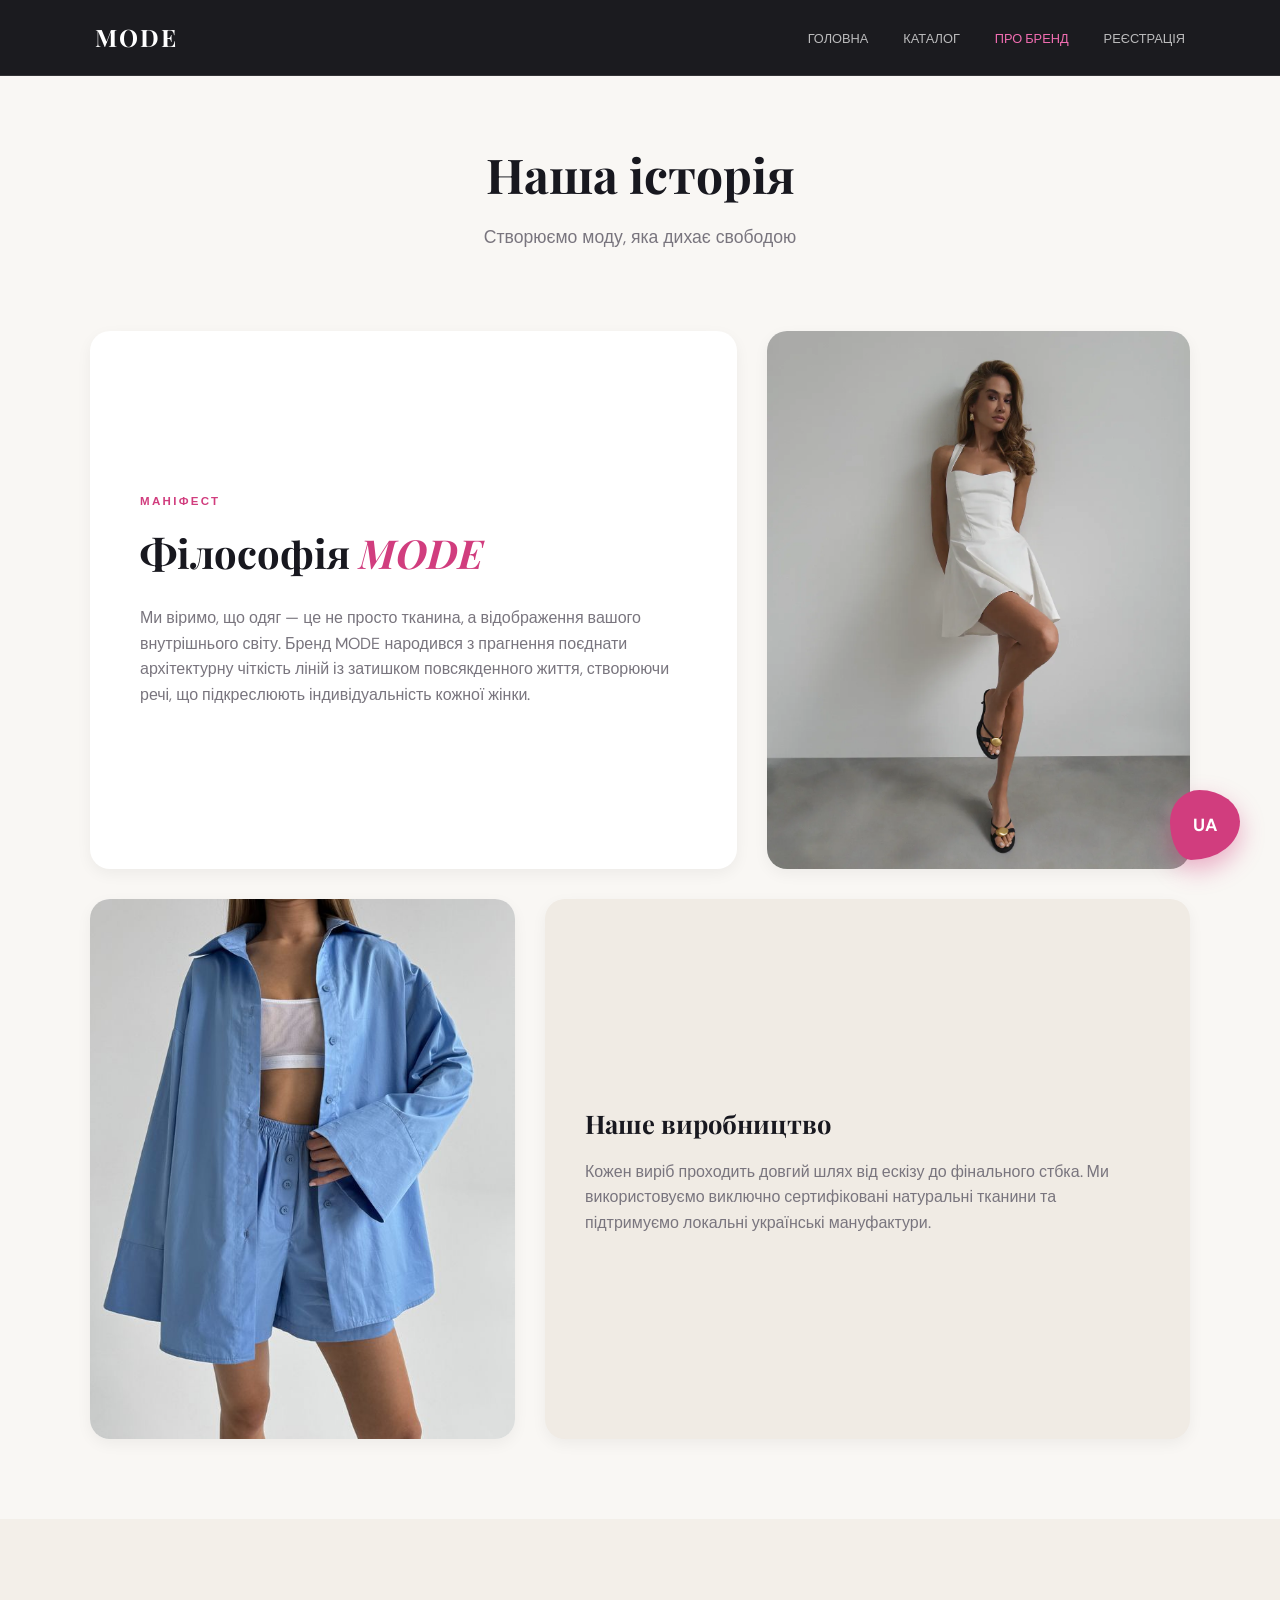
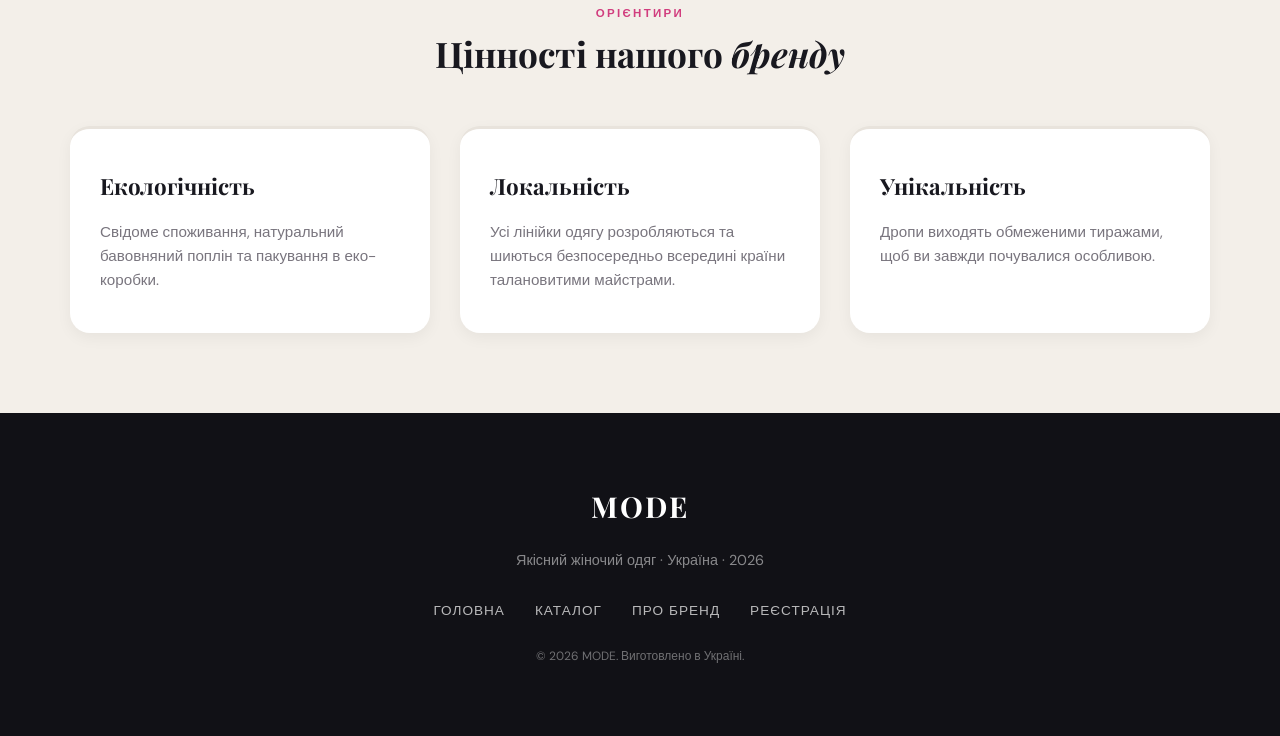
<file: about/index.html>
<!DOCTYPE html>
<html lang="uk">
<head>
  <meta charset="UTF-8" />
  <meta name="viewport" content="width=device-width, initial-scale=1.0" />
  <title>Про бренд — MODE</title>
  <link rel="stylesheet" href="../css/style.css" />
</head>
<body>

  <header class="header">
    <div class="header__inner">
      <a href="../index.html" class="header__logo">MODE</a>
      <nav class="header__nav" aria-label="Головне меню">
        <ul class="header__list">
          <li class="header__item"><a href="../index.html" class="header__link">Головна</a></li>
          <li class="header__item header__item_has-dropdown">
            <a href="../catalog/index.html" class="header__link">Каталог</a>
            <ul class="header__dropdown">
              <li class="header__dropdown-item"><a href="../catalog/index.html#dresses" class="header__dropdown-link">Сукні</a></li>
              <li class="header__dropdown-item"><a href="../catalog/index.html#shirts" class="header__dropdown-link">Сорочки</a></li>
              <li class="header__dropdown-item"><a href="../catalog/index.html#tshirts" class="header__dropdown-link">Футболки</a></li>
            </ul>
          </li>
          <li class="header__item"><a href="index.html" class="header__link header__link_active">Про бренд</a></li>
          <li class="header__item"><a href="../register/index.html" class="header__link">Реєстрація</a></li>
        </ul>
      </nav>
    </div>
  </header>

  <main>

    <section class="page-hero">
      <h1 class="page-hero__title">Наша історія</h1>
      <p class="page-hero__sub">Створюємо моду, яка дихає свободою</p>
    </section>

    <section class="about-collage">
      <div class="about-collage__grid">
        
        <div class="about-collage__item about-collage__item_type_text-main">
          <span class="section-header__eyebrow">Маніфест</span>
          <h2 class="about-collage__title">Філософія <em>MODE</em></h2>
          <p class="about-collage__desc">Ми віримо, що одяг — це не просто тканина, а відображення вашого внутрішнього світу. Бренд MODE народився з прагнення поєднати архітектурну чіткість ліній із затишком повсякденного життя, створюючи речі, що підкреслюють індивідуальність кожної жінки.</p>
        </div>

        <div class="about-collage__item about-collage__item_type_img-large">
          <img src="../src/images/dress1.jpg" alt="Процес моделювання одягу в майстерні" class="about-collage__img" />
        </div>

        <div class="about-collage__item about-collage__item_type_img-small">
          <img src="../src/images/shirt1.jpg" alt="Деталі крою та натуральні тканини" class="about-collage__img" />
        </div>

        <div class="about-collage__item about-collage__item_type_text-side">
          <h3 class="about-collage__subtitle">Наше виробництво</h3>
          <p class="about-collage__desc">Кожен виріб проходить довгий шлях від ескізу до фінального стбка. Ми використовуємо виключно сертифіковані натуральні тканини та підтримуємо локальні українські мануфактури.</p>
        </div>

      </div>
    </section>

    <section class="values">
      <div class="values__inner">
        <div class="section-header">
          <span class="section-header__eyebrow">Орієнтири</span>
          <h2 class="section-header__title">Цінності нашого <em>бренду</em></h2>
        </div>
        
        <div class="values__grid">
          <div class="values__card">
            <strong class="values__card-title">Екологічність</strong>
            <p class="values__card-text">Свідоме споживання, натуральний бавовняний поплін та пакування в еко-коробки.</p>
          </div>
          <div class="values__card">
            <strong class="values__card-title">Локальність</strong>
            <p class="values__card-text">Усі лінійки одягу розробляються та шиються безпосередньо всередині країни талановитими майстрами.</p>
          </div>
          <div class="values__card">
            <strong class="values__card-title">Унікальність</strong>
            <p class="values__card-text">Дропи виходять обмеженими тиражами, щоб ви завжди почувалися особливою.</p>
          </div>
        </div>
      </div>
    </section>

  </main>

  <footer class="footer">
    <div class="footer__inner">
      <p class="footer__logo">MODE</p>
      <p class="footer__tagline">Якісний жіночий одяг · Україна · 2026</p>
      <nav class="footer__nav" aria-label="Меню підвалу">
        <ul class="footer__list">
          <li class="footer__item"><a href="../index.html" class="footer__link">Головна</a></li>
          <li class="footer__item"><a href="../catalog/index.html" class="footer__link">Каталог</a></li>
          <li class="footer__item"><a href="index.html" class="footer__link">Про бренд</a></li>
          <li class="footer__item"><a href="../register/index.html" class="footer__link">Реєстрація</a></li>
        </ul>
      </nav>
      <p class="footer__copy">© 2026 MODE. Виготовлено в Україні.</p>
    </div>
  </footer>

  <div class="interactive-badge" aria-hidden="true">
    <span class="interactive-badge__text">UA</span>
  </div>

</body>
</html>
</file>
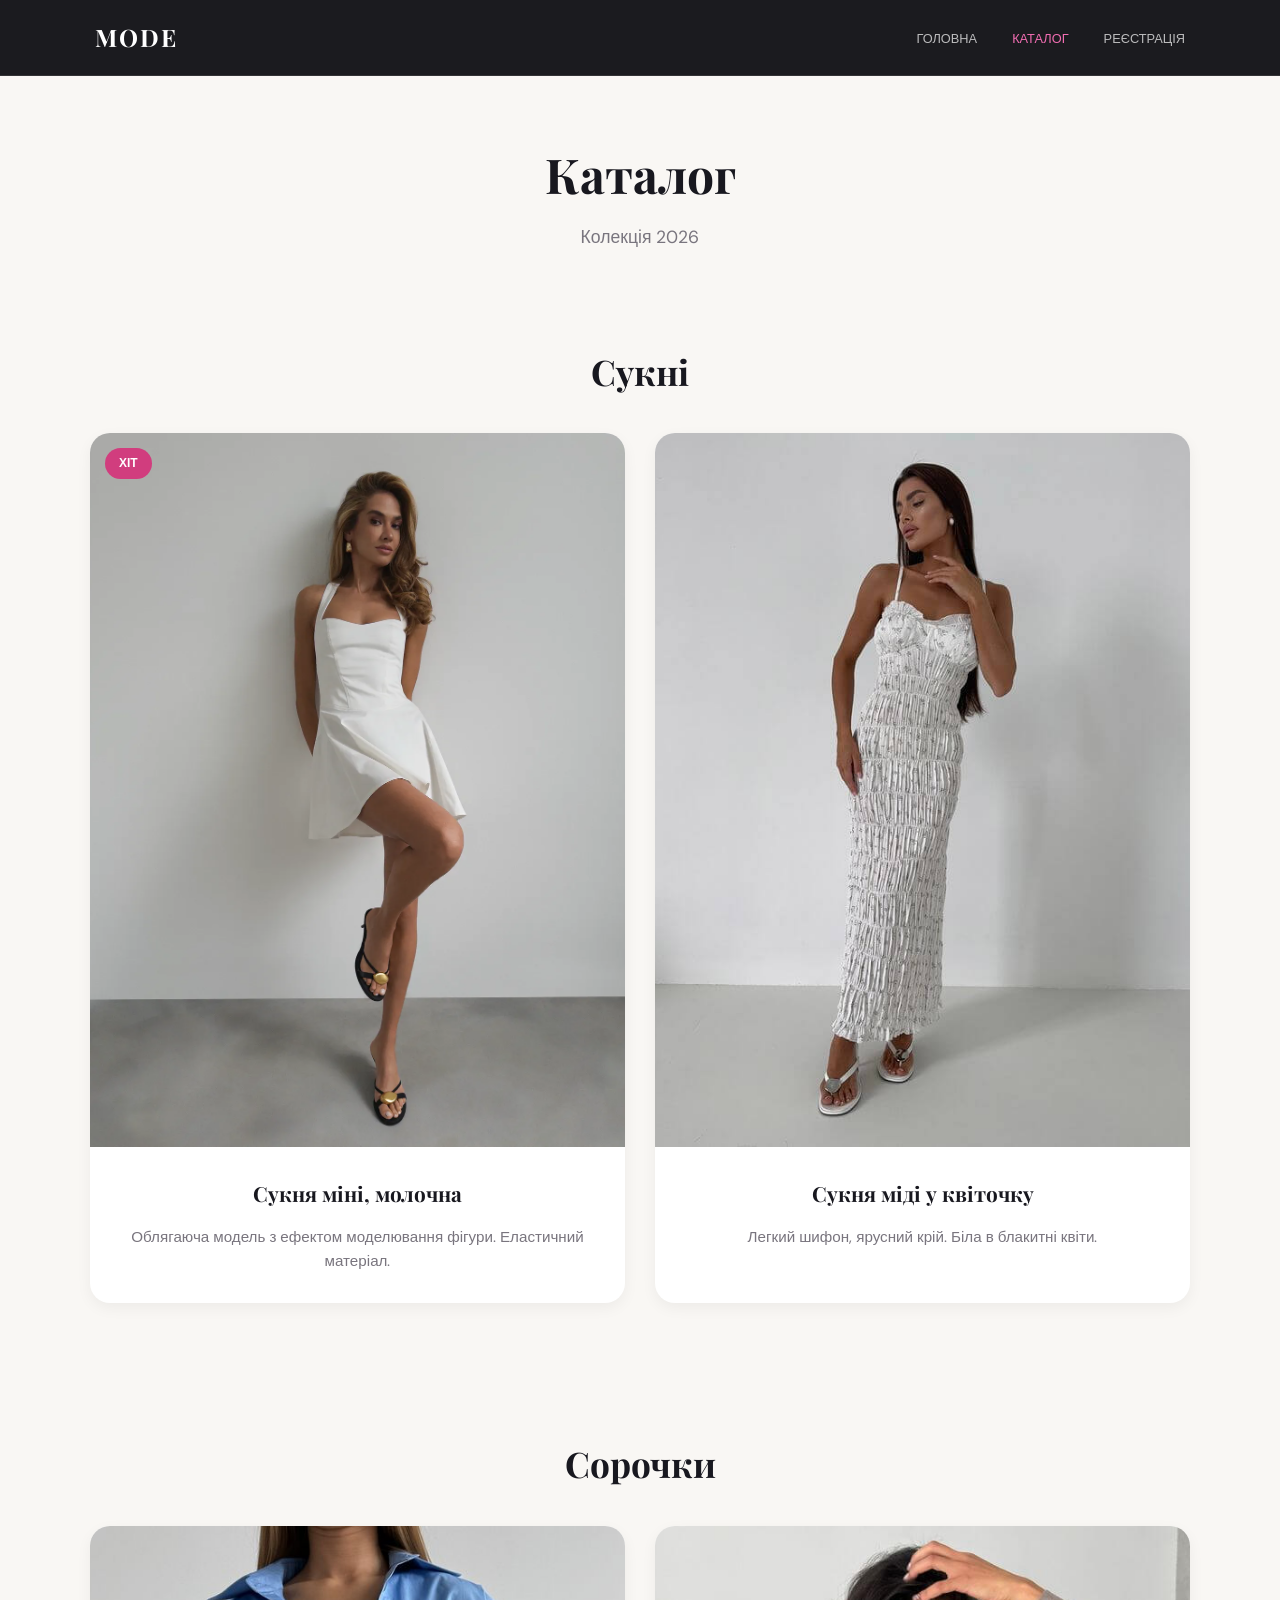
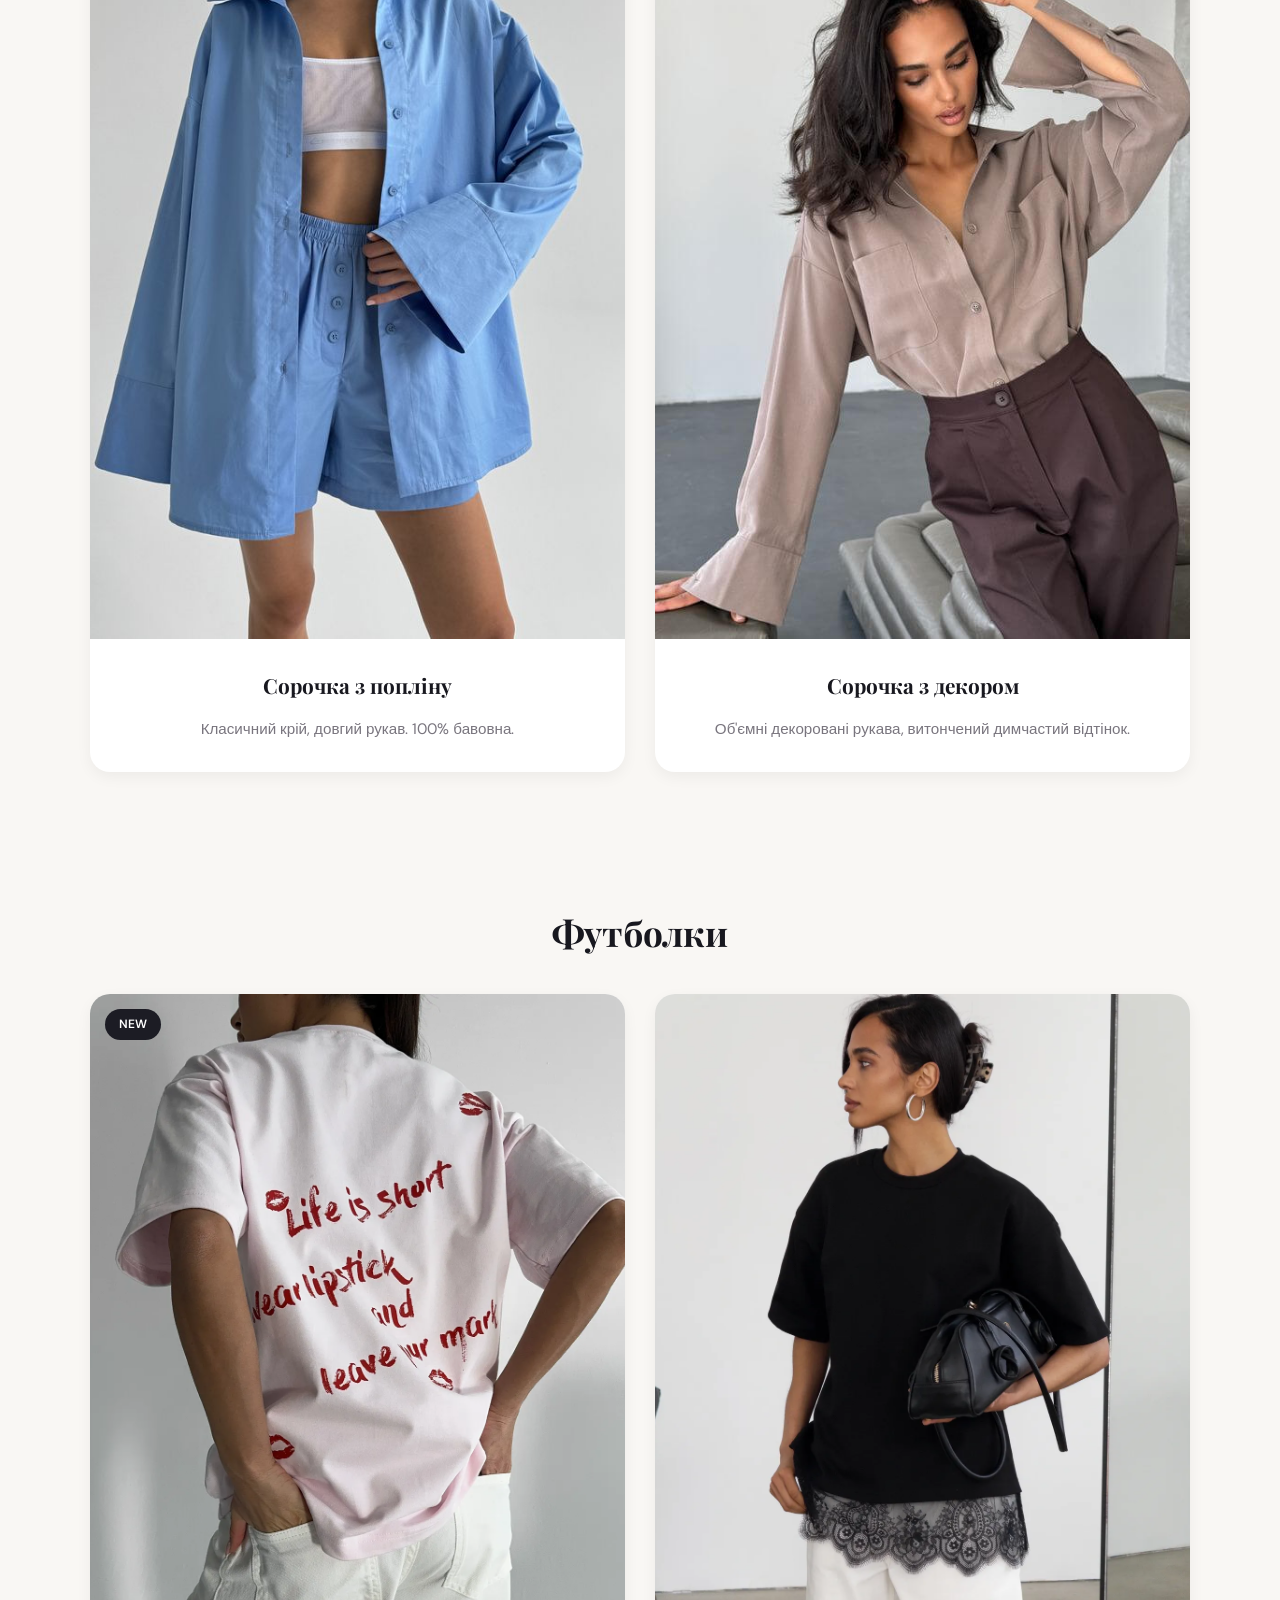
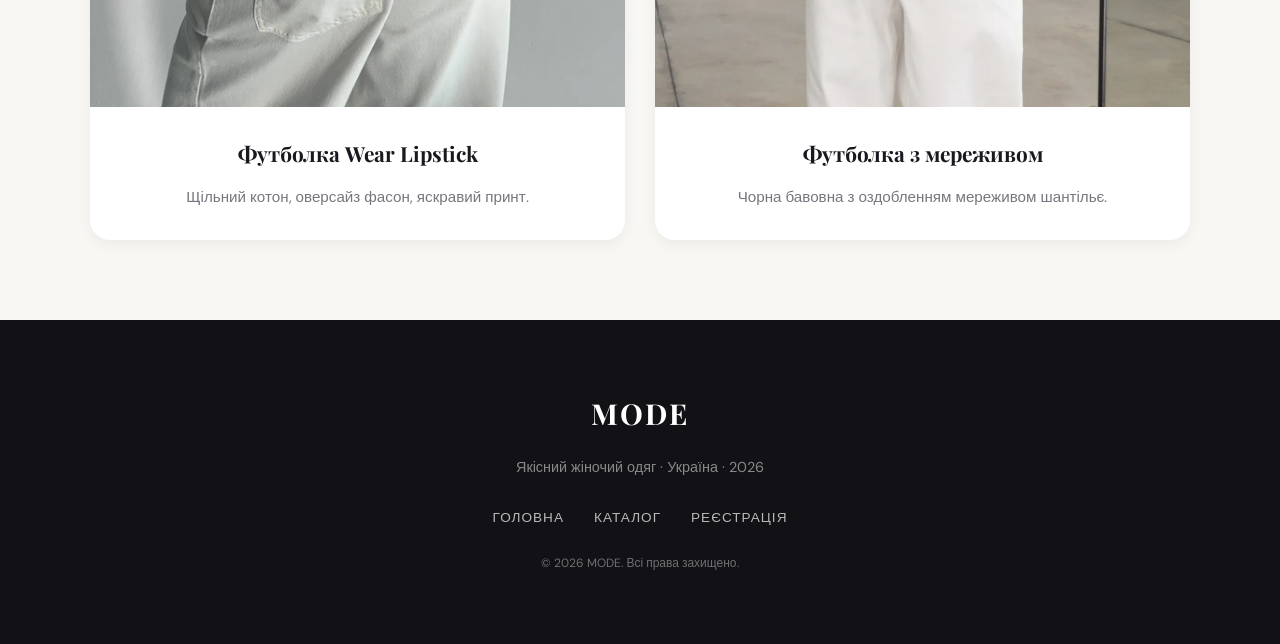
<file: catalog/index.html>
<!DOCTYPE html>
<html lang="uk">
<head>
  <meta charset="UTF-8" />
  <meta name="viewport" content="width=device-width, initial-scale=1.0" />
  <title>Каталог — MODE</title>
  <link rel="stylesheet" href="../css/style.css" />
</head>
<body>

  <header class="header">
    <div class="header__inner">
      <a href="../index.html" class="header__logo">MODE</a>
      <nav class="header__nav" aria-label="Головне меню">
        <ul class="header__list">
          <li class="header__item"><a href="../index.html" class="header__link">Головна</a></li>
          <li class="header__item header__item_has-dropdown">
            <a href="index.html" class="header__link header__link_active">Каталог</a>
            <ul class="header__dropdown">
              <li class="header__dropdown-item"><a href="#dresses" class="header__dropdown-link">Сукні</a></li>
              <li class="header__dropdown-item"><a href="#shirts" class="header__dropdown-link">Сорочки</a></li>
              <li class="header__dropdown-item"><a href="#tshirts" class="header__dropdown-link">Футболки</a></li>
            </ul>
          </li>
          <li class="header__item"><a href="../register/index.html" class="header__link">Реєстрація</a></li>
        </ul>
      </nav>
    </div>
  </header>

  <main>
    <section class="page-hero">
      <h1 class="page-hero__title">Каталог</h1>
      <p class="page-hero__sub">Колекція 2026</p>
    </section>

    <section id="dresses" class="catalog-section">
      <div class="section-header">
        <h2 class="section-header__title">Сукні</h2>
      </div>
      
      <div class="products">
        <div class="products__grid">
          <article class="product-card">
            <div class="product-card__img-wrap">
              <img src="../src/images/dress1.jpg" alt="Сукня міні" class="product-card__img" />
              <span class="product-card__badge product-card__badge_type_hit">Хіт</span>
            </div>
            <div class="product-card__body">
              <h3 class="product-card__title">Сукня міні, молочна</h3>
              <p class="product-card__desc">Облягаюча модель з ефектом моделювання фігури. Еластичний матеріал.</p>
            </div>
          </article>

          <article class="product-card">
            <div class="product-card__img-wrap">
              <img src="../src/images/dress2.jpg" alt="Сукня міді" class="product-card__img" />
            </div>
            <div class="product-card__body">
              <h3 class="product-card__title">Сукня міді у квіточку</h3>
              <p class="product-card__desc">Легкий шифон, ярусний крій. Біла в блакитні квіти.</p>
            </div>
          </article>
        </div>
      </div>
    </section>

    <section id="shirts" class="catalog-section">
      <div class="section-header">
        <h2 class="section-header__title">Сорочки</h2>
      </div>
      
      <div class="products">
        <div class="products__grid">
          <article class="product-card">
            <div class="product-card__img-wrap">
              <img src="../src/images/shirt1.jpg" alt="Блакитна сорочка" class="product-card__img" />
            </div>
            <div class="product-card__body">
              <h3 class="product-card__title">Сорочка з попліну</h3>
              <p class="product-card__desc">Класичний крій, довгий рукав. 100% бавовна.</p>
            </div>
          </article>

          <article class="product-card">
            <div class="product-card__img-wrap">
              <img src="../src/images/shirt2.jpg" alt="Димчата сорочка" class="product-card__img" />
            </div>
            <div class="product-card__body">
              <h3 class="product-card__title">Сорочка з декором</h3>
              <p class="product-card__desc">Об'ємні декоровані рукава, витончений димчастий відтінок.</p>
            </div>
          </article>
        </div>
      </div>
    </section>

    <section id="tshirts" class="catalog-section">
      <div class="section-header">
        <h2 class="section-header__title">Футболки</h2>
      </div>
      
      <div class="products">
        <div class="products__grid">
          <article class="product-card">
            <div class="product-card__img-wrap">
              <img src="../src/images/tshirt1.jpg" alt="Рожева футболка" class="product-card__img" />
              <span class="product-card__badge product-card__badge_type_new">New</span>
            </div>
            <div class="product-card__body">
              <h3 class="product-card__title">Футболка Wear Lipstick</h3>
              <p class="product-card__desc">Щільний котон, оверсайз фасон, яскравий принт.</p>
            </div>
          </article>

          <article class="product-card">
            <div class="product-card__img-wrap">
              <img src="../src/images/tshirt2.jpg" alt="Чорна футболка" class="product-card__img" />
            </div>
            <div class="product-card__body">
              <h3 class="product-card__title">Футболка з мереживом</h3>
              <p class="product-card__desc">Чорна бавовна з оздобленням мереживом шантільє.</p>
            </div>
          </article>
        </div>
      </div>
    </section>
  </main>

  <footer class="footer">
    <div class="footer__inner">
      <p class="footer__logo">MODE</p>
      <p class="footer__tagline">Якісний жіночий одяг · Україна · 2026</p>
      <nav class="footer__nav" aria-label="Меню підвалу">
        <ul class="footer__list">
          <li class="footer__item"><a href="../index.html" class="footer__link">Головна</a></li>
          <li class="footer__item"><a href="index.html" class="footer__link">Каталог</a></li>
          <li class="footer__item"><a href="../register/index.html" class="footer__link">Реєстрація</a></li>
        </ul>
      </nav>
      <p class="footer__copy">&copy; 2026 MODE. Всі права захищено.</p>
    </div>
  </footer>

</body>
</html>
</file>
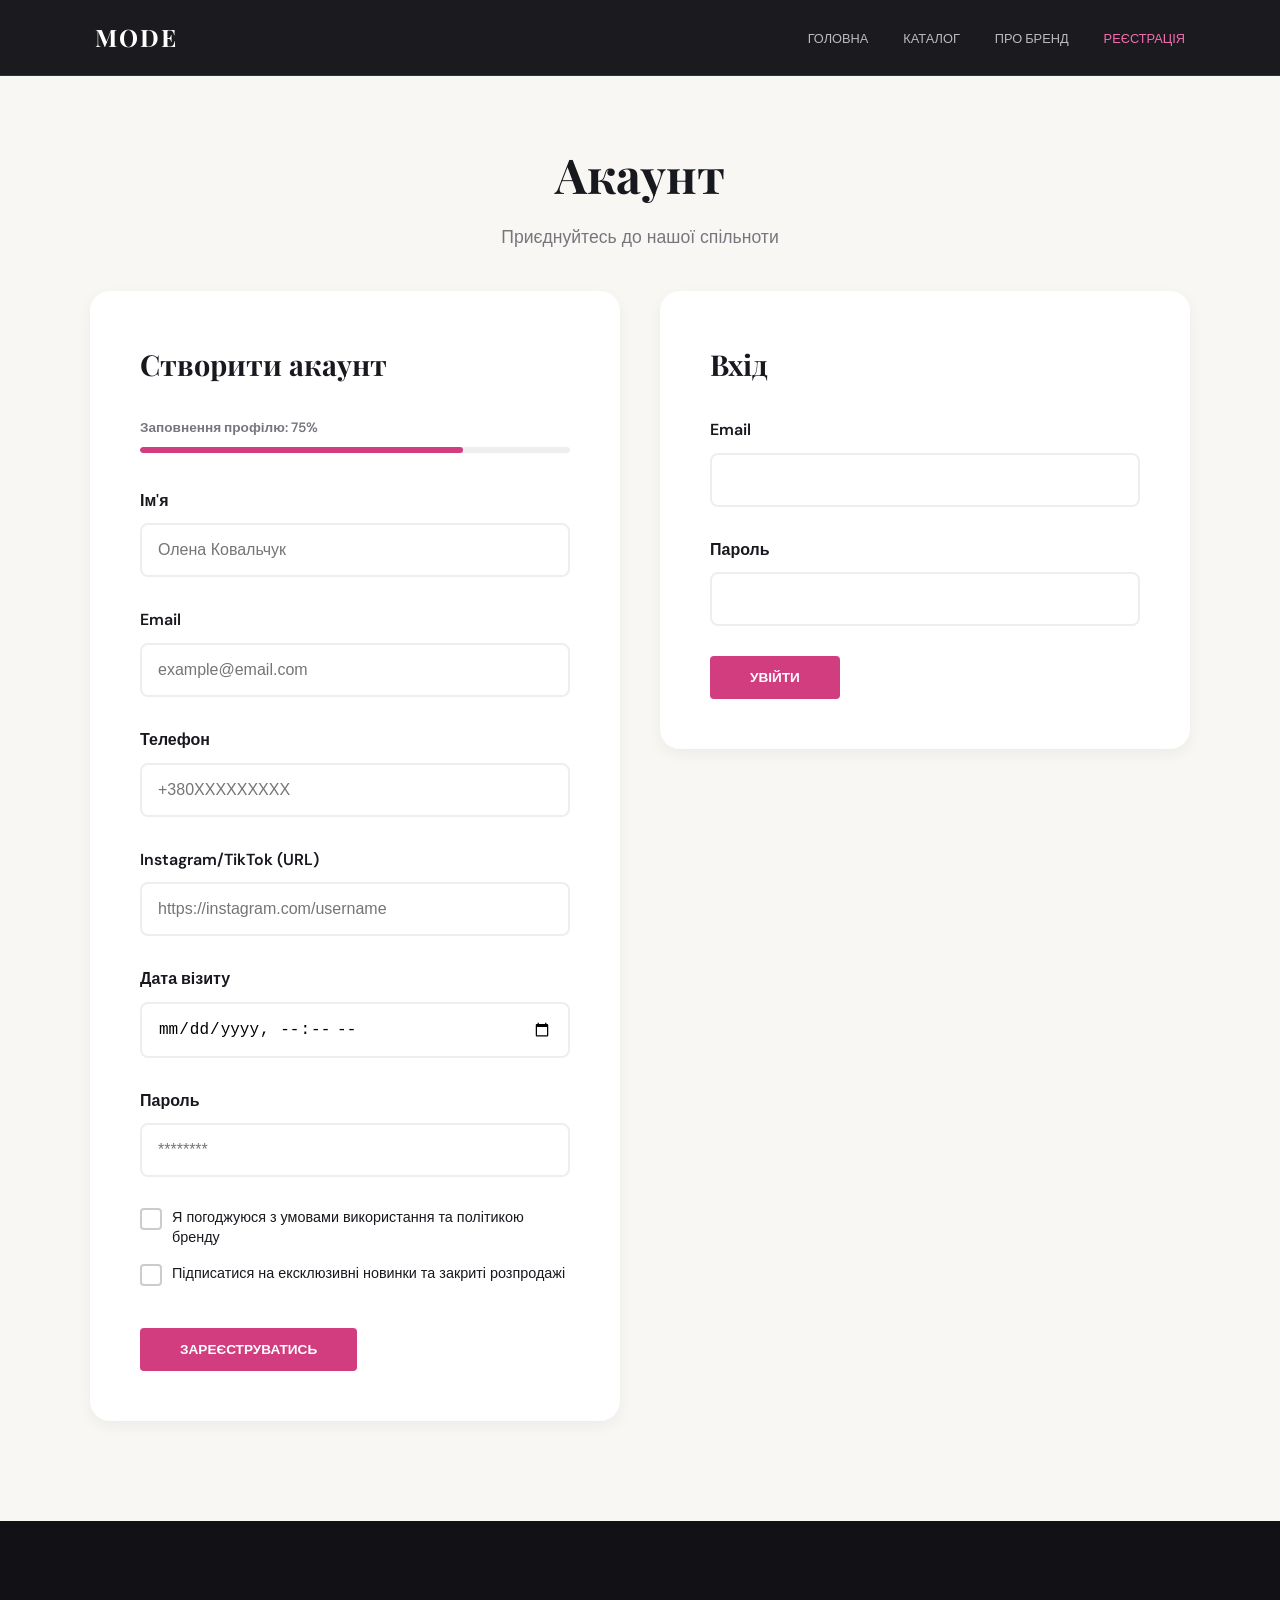
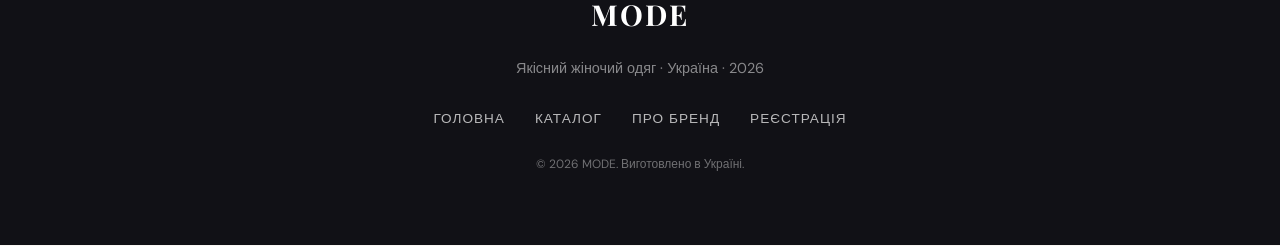
<file: register/index.html>
<!DOCTYPE html>
<html lang="uk">
<head>
  <meta charset="UTF-8" />
  <meta name="viewport" content="width=device-width, initial-scale=1.0" />
  <meta name="description" content="Створіть свій особистий акаунт у MODE." />
  <meta name="author" content="Влада Гіренко" />
  <title>Акаунт — MODE</title>
  <link rel="stylesheet" href="../css/style.css" />
</head>
<body>

  <header class="header">
    <div class="header__inner">
      <a href="../index.html" class="header__logo">MODE</a>
      <nav class="header__nav" aria-label="Головне меню">
        <ul class="header__list">
          <li class="header__item"><a href="../index.html" class="header__link">Головна</a></li>
          <li class="header__item header__item_has-dropdown">
            <a href="../catalog/index.html" class="header__link">Каталог</a>
            <ul class="header__dropdown">
              <li class="header__dropdown-item"><a href="../catalog/index.html#dresses" class="header__dropdown-link">Сукні</a></li>
              <li class="header__dropdown-item"><a href="../catalog/index.html#shirts" class="header__dropdown-link">Сорочки</a></li>
              <li class="header__dropdown-item"><a href="../catalog/index.html#tshirts" class="header__dropdown-link">Футболки</a></li>
            </ul>
          </li>
          <li class="header__item"><a href="../about/index.html" class="header__link">Про бренд</a></li>
          <li class="header__item"><a href="index.html" class="header__link header__link_active">Реєстрація</a></li>
        </ul>
      </nav>
    </div>
  </header>

  <main>
    <section class="page-hero">
      <h1 class="page-hero__title">Aкаунт</h1>
      <p class="page-hero__sub">Приєднуйтесь до нашої спільноти</p>
    </section>

    <section class="register">
      <div class="register__layout">
        
        <div class="register__form-wrap">
          <h2 class="register__form-heading">Створити акаунт</h2>
          
          <div class="profile-progress">
            <span class="profile-progress__label">Заповнення профілю: 75%</span>
            <div class="profile-progress__track">
              <div class="profile-progress__fill"></div>
            </div>
          </div>

          <form class="register__form" action="#" method="post">
            <fieldset class="register__form-group">
              <div class="register__field-wrap">
                <label for="name" class="register__field-label">Ім'я</label>
                <input type="text" id="name" class="register__field-input" placeholder="Олена Ковальчук" required minlength="2" />
              </div>
              <div class="register__field-wrap">
                <label for="email" class="register__field-label">Email</label>
                <input type="email" id="email" class="register__field-input" placeholder="example@email.com" required />
              </div>
              <div class="register__field-wrap">
                <label for="tel" class="register__field-label">Телефон</label>
                <input type="tel" id="tel" class="register__field-input" placeholder="+380XXXXXXXXX" pattern="\+380[0-9]{9}" required />
              </div>
              <div class="register__field-wrap">
                <label for="social" class="register__field-label">Instagram/TikTok (URL)</label>
                <input type="url" id="social" class="register__field-input" placeholder="https://instagram.com/username" />
              </div>
              <div class="register__field-wrap">
                <label for="visit" class="register__field-label">Дата візиту</label>
                <input type="datetime-local" id="visit" class="register__field-input" required />
              </div>
              <div class="register__field-wrap">
                <label for="pass" class="register__field-label">Пароль</label>
                <input type="password" id="pass" class="register__field-input" placeholder="********" required minlength="8" />
              </div>

              <div class="register__checkbox-group">
                <div class="custom-checkbox">
                  <input type="checkbox" id="terms" class="custom-checkbox__input" required />
                  <label for="terms" class="custom-checkbox__label">Я погоджуюся з умовами використання та політикою бренду</label>
                </div>
                <div class="custom-checkbox">
                  <input type="checkbox" id="newsletter" class="custom-checkbox__input" />
                  <label for="newsletter" class="custom-checkbox__label">Підписатися на ексклюзивні новинки та закриті розпродажі</label>
                </div>
              </div>
            </fieldset>
            <button type="submit" class="btn btn_type_primary">Зареєструватись</button>
          </form>
        </div>

        <aside class="register__form-wrap register__form-wrap_type_aside" id="login-box">
          <h2 class="register__form-heading">Вхід</h2>
          <form class="register__form">
            <div class="register__field-wrap">
              <label for="l-email" class="register__field-label">Email</label>
              <input type="email" id="l-email" class="register__field-input" required />
            </div>
            <div class="register__field-wrap">
              <label for="l-pass" class="register__field-label">Пароль</label>
              <input type="password" id="l-pass" class="register__field-input" required />
            </div>
            <button type="submit" class="btn btn_type_primary">Увійти</button>
          </form>
        </aside>

      </div>
    </section>
  </main>

  <footer class="footer">
    <div class="footer__inner">
      <p class="footer__logo">MODE</p>
      <p class="footer__tagline">Якісний жіночий одяг · Україна · 2026</p>
      <nav class="footer__nav" aria-label="Меню підвалу">
        <ul class="footer__list">
          <li class="footer__item"><a href="../index.html" class="footer__link">Головна</a></li>
          <li class="footer__item"><a href="../catalog/index.html" class="footer__link">Каталог</a></li>
          <li class="footer__item"><a href="../about/index.html" class="footer__link">Про бренд</a></li>
          <li class="footer__item"><a href="index.html" class="footer__link">Реєстрація</a></li>
        </ul>
      </nav>
      <p class="footer__copy">© 2026 MODE. Виготовлено в Україні.</p>
    </div>
  </footer>

</body>
</html>
</file>
<file: css/style.css>
@import url('https://fonts.googleapis.com/css2?family=Playfair+Display:ital,wght@0,400;0,700;1,400&family=DM+Sans:wght@300;400;500;600&display=swap');

:root {
  --bg-color: #f9f7f4;
  --white: #ffffff;
  --dark: #111116;
  --dark-gray: #1c1c24;
  --border: #e8e3dc;
  --text-main: #18181f;
  --text-muted: #79757e;
  --accent: #d13d7e;
  --accent-light: #f16db1;
  --main-font: 'Playfair Display', serif;
  --body-font: 'DM Sans', sans-serif;
  --round-md: 8px;
  --round-lg: 20px;
  --shadow: 0 5px 15px rgba(0,0,0,0.05);
  --speed: 0.3s;
}

* {
  box-sizing: border-box;
  margin: 0;
  padding: 0;
}

html {
  scroll-behavior: smooth;
}

body {
  font-family: var(--body-font);
  line-height: 1.6;
  color: var(--text-main);
  background: var(--bg-color);
}

img {
  display: block;
  max-width: 100%;
}

a {
  color: inherit;
  text-decoration: none;
}

ul {
  list-style: none;
}

.header {
  position: sticky;
  top: 0;
  z-index: 100;
  background: rgba(15, 15, 20, 0.95);
  backdrop-filter: blur(8px);
  border-bottom: 1px solid rgba(255, 255, 255, 0.1);
}

.header__inner {
  max-width: 1140px;
  margin: 0 auto;
  padding: 0 25px;
  height: 75px;
  display: flex;
  display: -webkit-flex;
  align-items: center;
  justify-content: space-between;
}

.header__logo {
  font-family: var(--main-font);
  font-size: 1.5rem;
  font-weight: 700;
  letter-spacing: 2px;
  color: #fff;
}

.header__list {
  display: flex;
  gap: 35px;
  align-items: center;
}

.header__item {
  position: relative;
}

.header__link {
  font-size: 0.8rem;
  font-weight: 500;
  text-transform: uppercase;
  color: rgba(255, 255, 255, 0.7);
  transition: 0.2s;
}

.header__link:hover {
  color: var(--accent-light);
}

.header__link_active {
  color: var(--accent-light);
}

.header__dropdown {
  position: absolute;
  top: 100%;
  left: 0;
  min-width: 200px;
  background: var(--dark-gray);
  border-radius: var(--round-md);
  padding: 10px 0;
  opacity: 0;
  visibility: hidden;
  transition: 0.3s;
}

.header__item_has-dropdown:hover .header__dropdown {
  opacity: 1;
  visibility: visible;
}

.header__dropdown-link {
  display: block;
  padding: 8px 20px;
  font-size: 0.85rem;
  color: rgba(255, 255, 255, 0.6);
}

.header__dropdown-link:hover {
  background: rgba(255, 255, 255, 0.1);
  color: var(--accent-light);
}

.btn {
  display: inline-block;
  padding: 14px 40px;
  font-size: 0.85rem;
  font-weight: 600;
  text-transform: uppercase;
  border-radius: 4px;
  transition: 0.3s;
  border: none;
  cursor: pointer;
  text-align: center;
}

.btn_type_primary {
  background: var(--accent);
  color: #fff;
}

.btn_type_primary:hover {
  background: var(--accent-light);
}

.btn_type_outline {
  background: transparent;
  color: var(--text-main);
  border: 2px solid var(--border);
}

.btn_type_outline:hover {
  background: var(--accent);
  color: #fff;
  border-color: var(--accent);
}

.section-header {
  text-align: center;
  margin-left: auto;
  margin-right: auto;
}

.section-header__eyebrow {
  display: inline-block;
  font-size: 0.72rem;
  font-weight: 600;
  letter-spacing: 0.2em;
  text-transform: uppercase;
  color: var(--accent);
  margin-bottom: 10px;
}

.section-header__title {
  font-family: var(--main-font);
  font-size: 2.2rem;
  font-weight: 700;
  color: var(--text-main);
  line-height: 1.2;
}

.section-header__title_theme_light {
  color: #fff;
}

.section-header__title-em {
  font-style: italic;
  color: var(--accent);
}

.section-header__sub {
  font-size: 1.1rem;
  opacity: 0.6;
  max-width: 650px;
  margin-left: auto;
  margin-right: auto;
}

.section-header__sub_theme_light {
  color: #fff;
}

.page-hero {
  text-align: center;
  margin-left: auto;
  margin-right: auto;
  padding-top: 60px;
  padding-bottom: 40px;
}

.page-hero__title {
  font-family: var(--main-font);
  font-size: 3rem;
  margin-bottom: 10px;
}

.page-hero__sub {
  font-size: 1.1rem;
  color: var(--text-muted);
}

.hero {
  background: linear-gradient(135deg, var(--dark) 0%, #2a1b25 100%);
  color: #fff;
  padding: 90px 20px;
}

.hero__inner {
  max-width: 1140px;
  margin-left: auto;
  margin-right: auto;
  display: grid;
  grid-template-columns: 1fr 350px;
  gap: 40px;
  align-items: center;
  text-align: left;
}

.hero__title {
  font-family: var(--main-font);
  font-size: 3.5rem;
  margin-bottom: 25px;
}

.hero__title-em {
  font-style: italic;
  color: var(--accent-light);
}

.hero__sub {
  font-size: 1.1rem;
  opacity: 0.6;
  margin-bottom: 35px;
  max-width: 650px;
}

.hero__stats {
  display: grid;
  grid-template-columns: repeat(3, max-content);
  gap: 60px;
  margin-top: 40px;
}

.hero__stat-num {
  display: block;
  font-size: 1.8rem;
  font-weight: bold;
  color: var(--accent-light);
}

.hero__stat-label {
  font-size: 0.9rem;
  color: rgba(255, 255, 255, 0.7);
}

.hero__aside {
  display: grid;
  grid-template-columns: 1fr;
  gap: 20px;
}

.hero__aside-card {
  background: rgba(255, 255, 255, 0.05);
  border: 1px solid rgba(255, 255, 255, 0.1);
  padding: 20px;
  border-radius: var(--round-md);
}

.hero__aside-label {
  display: block;
  font-size: 0.8rem;
  font-weight: 600;
  color: var(--accent-light);
  margin-bottom: 5px;
}

.hero__aside-text {
  font-size: 0.95rem;
  color: rgba(255, 255, 255, 0.9);
}

.catalog-section {
  padding: 60px 0 20px 0;
}

.products {
  max-width: 1140px;
  margin: 40px auto 60px auto;
  padding: 0 20px;
}

.products__grid {
  display: grid;
  grid-template-columns: repeat(auto-fit, minmax(250px, 1fr));
  gap: 30px;
}

.products__view-all {
  text-align: center;
  margin-top: 50px;
}

.product-card {
  background: var(--white);
  border-radius: var(--round-lg);
  overflow: hidden;
  box-shadow: var(--shadow);
  transition: 0.3s;
}

.product-card:hover {
  box-shadow: 0 10px 30px rgba(0, 0, 0, 0.1);
}

.product-card__img-wrap {
  aspect-ratio: 3/4;
  background: #eee;
  position: relative;
}

.product-card__img {
  width: 100%;
  height: 100%;
  object-fit: cover;
}

.product-card__badge {
  position: absolute;
  top: 15px;
  left: 15px;
  padding: 6px 14px;
  font-size: 0.75rem;
  text-transform: uppercase;
  font-weight: 600;
  border-radius: 30px;
  color: #fff;
}

.product-card__badge_type_hit {
  background: var(--accent);
}

.product-card__badge_type_new {
  background: var(--dark-gray);
}

.product-card__body {
  padding: 30px;
  text-align: center;
}

.product-card__title {
  font-family: var(--main-font);
  font-size: 1.3rem;
  margin-bottom: 15px;
}

.product-card__meta {
  font-size: 0.9rem;
  color: var(--text-muted);
  margin-bottom: 15px;
}

.product-card__desc {
  font-size: 0.95rem;
  color: var(--text-muted);
}

.product-card__link {
  font-size: 0.9rem;
  font-weight: 600;
  color: var(--accent);
  transition: 0.2s;
}

.product-card__link:hover {
  color: var(--accent-light);
}

.order {
  padding: 80px 20px;
  background: var(--bg-color);
}

.order__inner {
  max-width: 1140px;
  margin: 0 auto;
}

/* Оновлено з Grid на Flexbox макет відповідно до завдань роботи */
.order__steps {
  list-style: none;
  display: flex;
  flex-direction: row;
  flex-wrap: wrap;
  gap: 30px;
  margin-top: 50px;
}

.order__step {
  display: flex;
  gap: 20px;
  align-items: flex-start;
  background: var(--white);
  border: 1px solid var(--border);
  border-radius: var(--round-lg);
  padding: 30px 25px;
  box-shadow: var(--shadow);
  transition: box-shadow var(--speed), transform var(--speed);
  
  /* Властивості самостійного вивчення: гнучкий базовий розмір та розширення */
  flex-grow: 1;
  flex-shrink: 1;
  flex-basis: calc(33.333% - 20px);
  min-width: 280px;
}

.order__step:hover {
  box-shadow: 0 10px 30px rgba(0, 0, 0, 0.09);
  transform: translateY(-3px);
}

.order__step-marker {
  font-family: var(--main-font);
  font-size: 2.5rem;
  font-weight: 700;
  color: var(--accent);
  opacity: 0.2;
  line-height: 1;
  flex-shrink: 0;
  min-width: 40px;
  text-align: center;
  transition: opacity var(--speed);
  
  /* Самостійне вивчення: поодиноке вертикальне вирівнювання елемента */
  align-self: center;
}

.order__step:hover .order__step-marker {
  opacity: 0.5;
}

.order__step-content {
  flex: 1;
}

.order__step-title {
  display: block;
  font-family: var(--main-font);
  font-size: 1.15rem;
  font-weight: 700;
  color: var(--text-main);
  margin-bottom: 12px;
}

.order__sub-list {
  list-style: none;
  display: flex;
  flex-direction: column;
  gap: 6px;
}

.order__sub-item {
  font-size: 0.9rem;
  color: var(--text-muted);
  line-height: 1.6;
  padding-left: 18px;
  position: relative;
}

.order__sub-item::before {
  content: '—';
  position: absolute;
  left: 0;
  color: var(--accent);
  font-weight: 600;
}

.materials {
  background: var(--dark-gray);
  padding: 90px 20px;
}

.materials__inner {
  max-width: 1140px;
  margin: 0 auto;
}

.materials__table-wrap {
  margin-top: 40px;
  overflow-x: auto;
}

.materials__table {
  width: 100%;
  border-collapse: collapse;
  background: var(--white);
  border-radius: var(--round-md);
  overflow: hidden;
}

.materials__caption {
  font-size: 0.85rem;
  color: rgba(255, 255, 255, 0.5);
  margin-bottom: 10px;
  text-align: left;
}

.materials__th {
  background: var(--accent);
  color: #fff;
  padding: 18px;
  text-align: left;
  font-size: 0.75rem;
  text-transform: uppercase;
}

.materials__td {
  padding: 15px;
  border-bottom: 1px solid #eee;
  color: #333 !important;
}

.materials__accent-text {
  color: var(--text-main);
}

.video {
  background: var(--dark-gray);
  padding: 0 20px 90px 20px;
}

.video__inner {
  max-width: 1140px;
  margin: 0 auto;
}

.video__wrap {
  max-width: 1000px;
  margin: 40px auto 0 auto;
  border-radius: var(--round-lg);
  overflow: hidden;
}

.video__element {
  width: 100%;
  display: block;
}

.map {
  padding: 90px 20px;
  background: var(--bg-color);
}

.map__inner {
  max-width: 1140px;
  margin: 0 auto;
}

.map__desc {
  font-size: 1.1rem;
  color: var(--text-muted);
  margin: 15px auto 35px auto;
  max-width: 600px;
}

.register {
  padding-bottom: 100px;
}

.register__layout {
  display: grid;
  grid-template-columns: 1fr 1fr;
  gap: 40px;
  max-width: 1140px;
  margin: 0 auto;
  padding: 0 20px;
  align-items: start;
}

.register__form-wrap {
  background: #fff;
  padding: 50px;
  border-radius: var(--round-lg);
  box-shadow: var(--shadow);
  width: 100%;
}

.register__form-wrap_type_aside {
  margin-top: 0;
}

.register__form-heading {
  font-family: var(--main-font);
  font-size: 1.8rem;
  margin-bottom: 30px;
}

.register__form-group {
  margin-bottom: 45px;
  border: none;
}

.register__field-wrap {
  margin-bottom: 30px;
  text-align: left;
}

.register__field-label {
  display: block;
  font-weight: 600;
  margin-bottom: 10px;
}

.register__field-input {
  width: 100%;
  padding: 16px;
  border: 2px solid #eee;
  border-radius: 8px;
  outline: none;
  font-size: 1rem;
}

.register__field-input:focus {
  border-color: var(--accent);
}

.register__checkbox-group {
  display: flex;
  flex-direction: column;
  gap: 15px;
  margin-top: 30px;
}

.footer {
  background: var(--dark);
  padding: 70px 20px;
  color: #ffffff;
  text-align: center;
}

.footer__inner {
  max-width: 1140px;
  margin: 0 auto;
}

.footer__logo {
  font-family: var(--main-font);
  font-size: 1.8rem;
  font-weight: 700;
  color: #ffffff;
  margin-bottom: 20px;
  letter-spacing: 2px;
  display: block;
}

.footer__tagline {
  font-size: 0.9rem;
  color: rgba(255, 255, 255, 0.5);
}

.footer__list {
  display: flex;
  justify-content: center;
  gap: 30px;
  margin: 25px 0;
}

.footer__link {
  font-size: 0.85rem;
  text-transform: uppercase;
  letter-spacing: 1px;
  color: rgba(255, 255, 255, 0.7);
  transition: 0.3s;
}

.footer__link:hover {
  color: var(--accent-light);
}

.footer__copy {
  font-size: 0.75rem;
  color: rgba(255, 255, 255, 0.4);
  margin-top: 20px;
  display: block;
}

.about-collage {
  max-width: 1140px;
  margin: 40px auto 80px auto;
  padding: 0 20px;
}

/* Переведено з Grid на Flexbox для виконання домашніх завдань 2 і 3 методички */
.about-collage__grid {
  display: flex;
  flex-direction: row;
  flex-wrap: wrap;
  gap: 30px;
}

.about-collage__item {
  background: var(--white);
  border-radius: var(--round-lg);
  overflow: hidden;
  box-shadow: var(--shadow);
}

/* Головний блок: росте й стискається вдвічі швидше за сусідні елементи (коефіцієнт 2) */
.about-collage__item_type_text-main {
  padding: 50px;
  display: flex;
  flex-direction: column;
  justify-content: center;
  text-align: left;
  
  flex-grow: 2;
  flex-shrink: 2;
  flex-basis: calc(60% - 20px);
  min-width: 300px;
}

.about-collage__item_type_img-large {
  flex-grow: 1;
  flex-shrink: 1;
  flex-basis: calc(40% - 20px);
  min-width: 250px;
}

.about-collage__item_type_img-small {
  flex-grow: 1;
  flex-shrink: 1;
  flex-basis: calc(40% - 20px);
  min-width: 250px;
}

.about-collage__item_type_text-side {
  padding: 40px;
  display: flex;
  flex-direction: column;
  justify-content: center;
  background: #f0ebe4;
  
  flex-grow: 1;
  flex-shrink: 1;
  flex-basis: calc(60% - 20px);
  min-width: 300px;
}

.about-collage__img {
  width: 100%;
  height: 100%;
  object-fit: cover;
}

.about-collage__title {
  font-family: var(--main-font);
  font-size: 2.5rem;
  margin-bottom: 20px;
  color: var(--text-main);
}

.about-collage__title em {
  font-style: italic;
  color: var(--accent);
}

.about-collage__subtitle {
  font-family: var(--main-font);
  font-size: 1.6rem;
  margin-bottom: 15px;
}

.about-collage__desc {
  font-size: 1rem;
  color: var(--text-muted);
}

.values {
  padding: 80px 20px;
  background: #f3efe9;
}

.values__inner {
  max-width: 1140px;
  margin: 0 auto;
}

/* Переформатовано на Flexbox макет */
.values__grid {
  display: flex;
  flex-direction: row;
  flex-wrap: wrap;
  gap: 30px;
  margin-top: 50px;
}

.values__card {
  background: var(--white);
  padding: 40px 30px;
  border-radius: var(--round-lg);
  box-shadow: var(--shadow);
  border-top: 3px solid var(--border);
  transition: transform 0.3s;
  
  flex: 1 1 calc(33.333% - 20px);
  min-width: 280px;
}

.values__card:hover {
  transform: translateY(-5px);
  border-top-color: var(--accent);
}

/* Демонстрація використання властивості order з теми самостійного вивчення */
.values__card_order_first { order: 1; }
.values__card_order_second { order: 2; }
.values__card_order_third { order: 3; }

.values__card-title {
  display: block;
  font-family: var(--main-font);
  font-size: 1.4rem;
  margin-bottom: 15px;
}

.values__card-text {
  font-size: 0.95rem;
  color: var(--text-muted);
}

.interactive-badge {
  position: fixed;
  bottom: 40px;
  right: 40px;
  width: 70px;
  height: 70px;
  background: var(--accent);
  color: #fff;
  display: flex;
  align-items: center;
  justify-content: center;
  z-index: 999;
  box-shadow: 0 10px 25px rgba(209, 61, 126, 0.4);
  cursor: pointer;
  border-radius: 42% 58% 70% 30% / 45% 45% 55% 55%;
  transition: border-radius 0.6s cubic-bezier(0.25, 1, 0.5, 1), 
              transform 0.6s cubic-bezier(0.25, 1, 0.5, 1), 
              background-color 0.3s ease;
}

.interactive-badge__text {
  font-family: var(--body-font);
  font-size: 1.1rem;
  font-weight: 700;
  letter-spacing: 1px;
  user-select: none;
}

.interactive-badge:hover {
  background-color: var(--accent-light);
  transform: scale(1.15) rotate(15deg);
  border-radius: 70% 30% 52% 48% / 60% 40% 60% 40%;
}

.profile-progress {
  margin-bottom: 35px;
  text-align: left;
}

.profile-progress__label {
  display: block;
  font-size: 0.85rem;
  font-weight: 600;
  color: var(--text-muted);
  margin-bottom: 8px;
}

.profile-progress__track {
  width: 100%;
  height: 6px;
  background: #eee;
  border-radius: 10px;
  overflow: hidden;
}

.profile-progress__fill {
  height: 100%;
  background: var(--accent);
  border-radius: 10px;
  width: 0;
  animation: loadProgress 1.2s cubic-bezier(0.4, 0, 0.2, 1) forwards;
}

@keyframes loadProgress {
  to {
    width: 75%;
  }
}

.custom-checkbox {
  position: relative;
  display: flex;
  align-items: flex-start;
  cursor: pointer;
  text-align: left;
}

.custom-checkbox__input {
  position: absolute;
  opacity: 0;
  width: 0;
  height: 0;
}

.custom-checkbox__label {
  position: relative;
  padding-left: 32px;
  font-size: 0.9rem;
  color: var(--text-main);
  cursor: pointer;
  user-select: none;
  line-height: 1.4;
}

.custom-checkbox__label::before {
  content: '';
  position: absolute;
  left: 0;
  top: 1px;
  width: 18px;
  height: 18px;
  border: 2px solid #ccc;
  border-radius: 4px;
  background: var(--white);
  transition: all 0.2s ease;
}

.custom-checkbox__input:checked + .custom-checkbox__label::before {
  background: var(--accent);
  border-color: var(--accent);
}

.custom-checkbox__label::after {
  content: '';
  position: absolute;
  left: 6px;
  top: 4px;
  width: 4px;
  height: 8px;
  border: solid var(--white);
  border-width: 0 2px 2px 0;
  transform: rotate(45deg) scale(0);
  transition: transform 0.2s ease;
}

.custom-checkbox__input:checked + .custom-checkbox__label::after {
  transform: rotate(45deg) scale(1);
}

.custom-checkbox__input:focus + .custom-checkbox__label::before {
  border-color: var(--accent-light);
  box-shadow: 0 0 0 3px rgba(241, 109, 177, 0.15);
}

/* Оптимізовані медіа-запити: Flexbox самостійно згортає картки завдяки флекс-базису та wrap */
@media (max-width: 768px) and (orientation: portrait) {
  .values__grid {
    flex-direction: column;
    gap: 20px;
  }
}

@media (max-width: 950px) and (orientation: landscape) {
  .values__grid {
    gap: 20px;
  }
  
  .interactive-badge {
    bottom: 20px;
    right: 20px;
    width: 55px;
    height: 55px;
  }
}

@media (max-width: 950px) {
  .hero__inner {
    grid-template-columns: 1fr;
    text-align: center;
  }
  .hero__sub {
    margin-left: auto;
    margin-right: auto;
  }
  .hero__stats {
    justify-content: center;
  }
  .register__layout {
    grid-template-columns: 1fr;
    gap: 50px;
  }
}

@media (max-width: 850px) {
  .register__form-wrap {
    padding: 40px 20px;
  }
  .hero__title {
    font-size: 2.5rem;
  }
}

@media (max-width: 640px) {
  .order__step {
    flex-direction: column;
    gap: 10px;
    padding: 20px;
  }
  .order__step-marker {
    font-size: 1.8rem;
    min-width: auto;
  }
  .hero__stats {
    gap: 30px;
  }
}
</file>
